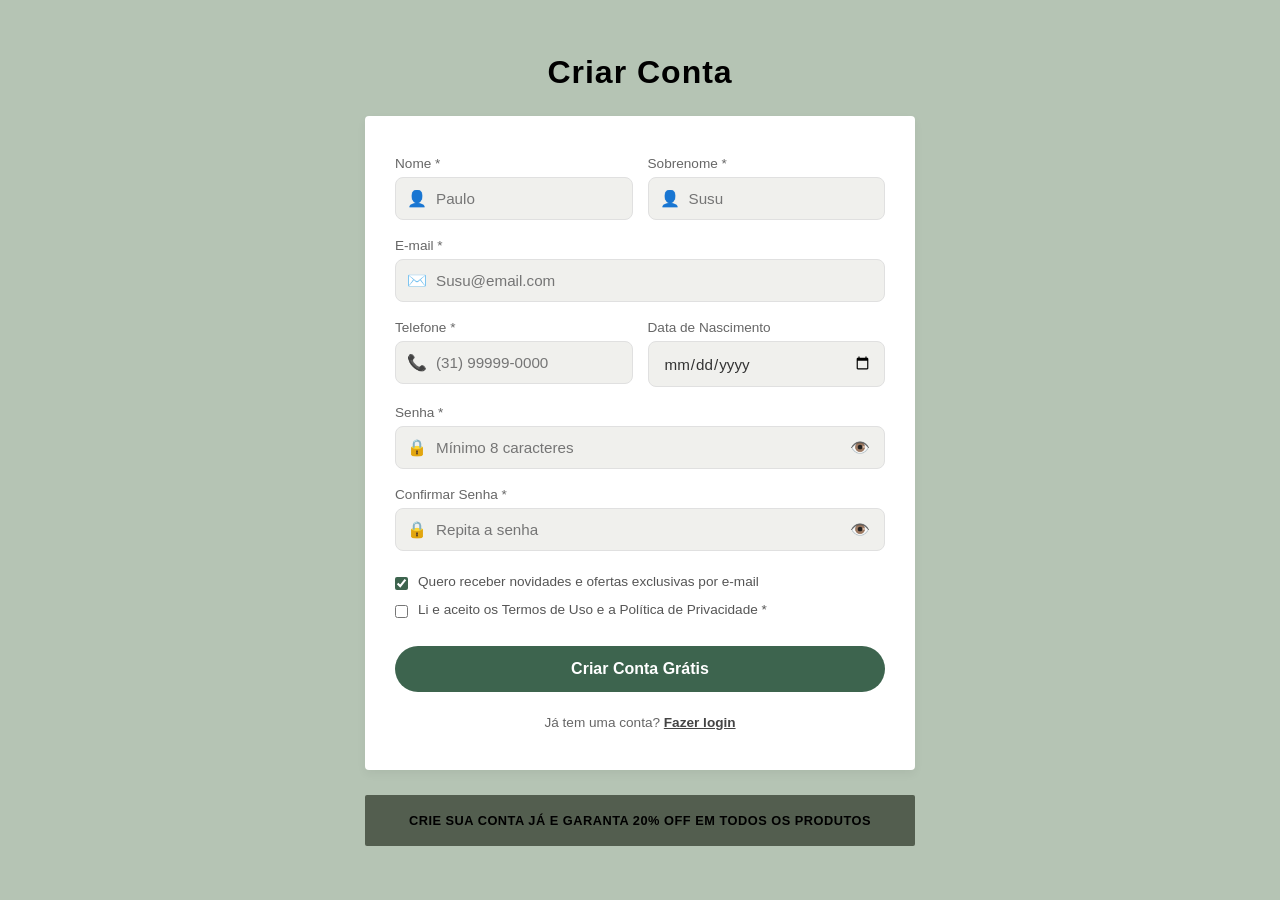
<file: cadastro.html>
<!DOCTYPE html>
<html lang="pt-BR">
<head>
    <meta charset="UTF-8">
    <meta name="viewport" content="width=device-width, initial-scale=1.0">
    <title>Criar Conta</title>
    <link rel="stylesheet" href="esil.css">
</head>
<body>

    <main class="container">
        <h1 class="titulo-pagina">Criar Conta</h1>

        <div class="cartao-formulario">
            <form action="#" method="POST">
                
                <div class="linha-dupla">
                    <div class="grupo-campo">
                        <label for="nome">Nome *</label>
                        <div class="input-icone">
                            <span class="icone">👤</span>
                            <input type="text" id="nome" placeholder="Paulo" required>
                        </div>
                    </div>
                    <div class="grupo-campo">
                        <label for="sobrenome">Sobrenome *</label>
                        <div class="input-icone">
                            <span class="icone">👤</span>
                            <input type="text" id="sobrenome" placeholder="Susu" required>
                        </div>
                    </div>
                </div>

                <div class="grupo-campo">
                    <label for="email">E-mail *</label>
                    <div class="input-icone">
                        <span class="icone">✉️</span>
                        <input type="email" id="email" placeholder="Susu@email.com" required>
                    </div>
                </div>

                <div class="linha-dupla">
                    <div class="grupo-campo">
                        <label for="telefone">Telefone *</label>
                        <div class="input-icone">
                            <span class="icone">📞</span>
                            <input type="tel" id="telefone" placeholder="(31) 99999-0000" required>
                        </div>
                    </div>
                    <div class="grupo-campo">
                        <label for="nascimento">Data de Nascimento</label>
                        <div class="input-icone">
                            <input type="date" id="nascimento">
                        </div>
                    </div>
                </div>

                <div class="grupo-campo">
                    <label for="senha">Senha *</label>
                    <div class="input-icone">
                        <span class="icone">🔒</span>
                        <input type="password" id="senha" placeholder="Mínimo 8 caracteres" required>
                        <span class="icone-olho">👁️</span>
                    </div>
                </div>

                <div class="grupo-campo">
                    <label for="confirmar-senha">Confirmar Senha *</label>
                    <div class="input-icone">
                        <span class="icone">🔒</span>
                        <input type="password" id="confirmar-senha" placeholder="Repita a senha" required>
                        <span class="icone-olho">👁️</span>
                    </div>
                </div>

                <div class="grupo-selecao">
                    <label class="opcao-checkbox">
                        <input type="checkbox" checked>
                        <span>Quero receber novidades e ofertas exclusivas por e-mail</span>
                    </label>
                    <label class="opcao-checkbox">
                        <input type="checkbox" required>
                        <span>Li e aceito os Termos de Uso e a Política de Privacidade *</span>
                    </label>
                </div>

                <button type="submit" class="botao-enviar">Criar Conta Grátis</button>

                <p class="texto-login">Já tem uma conta? <a href="#">Fazer login</a></p>

            </form>
        </div>

        <div class="banner-oferta">
            <p>CRIE SUA CONTA JÁ E GARANTA 20% OFF EM TODOS OS PRODUTOS</p>
        </div>
    </main>

</body>
</html>
</file>
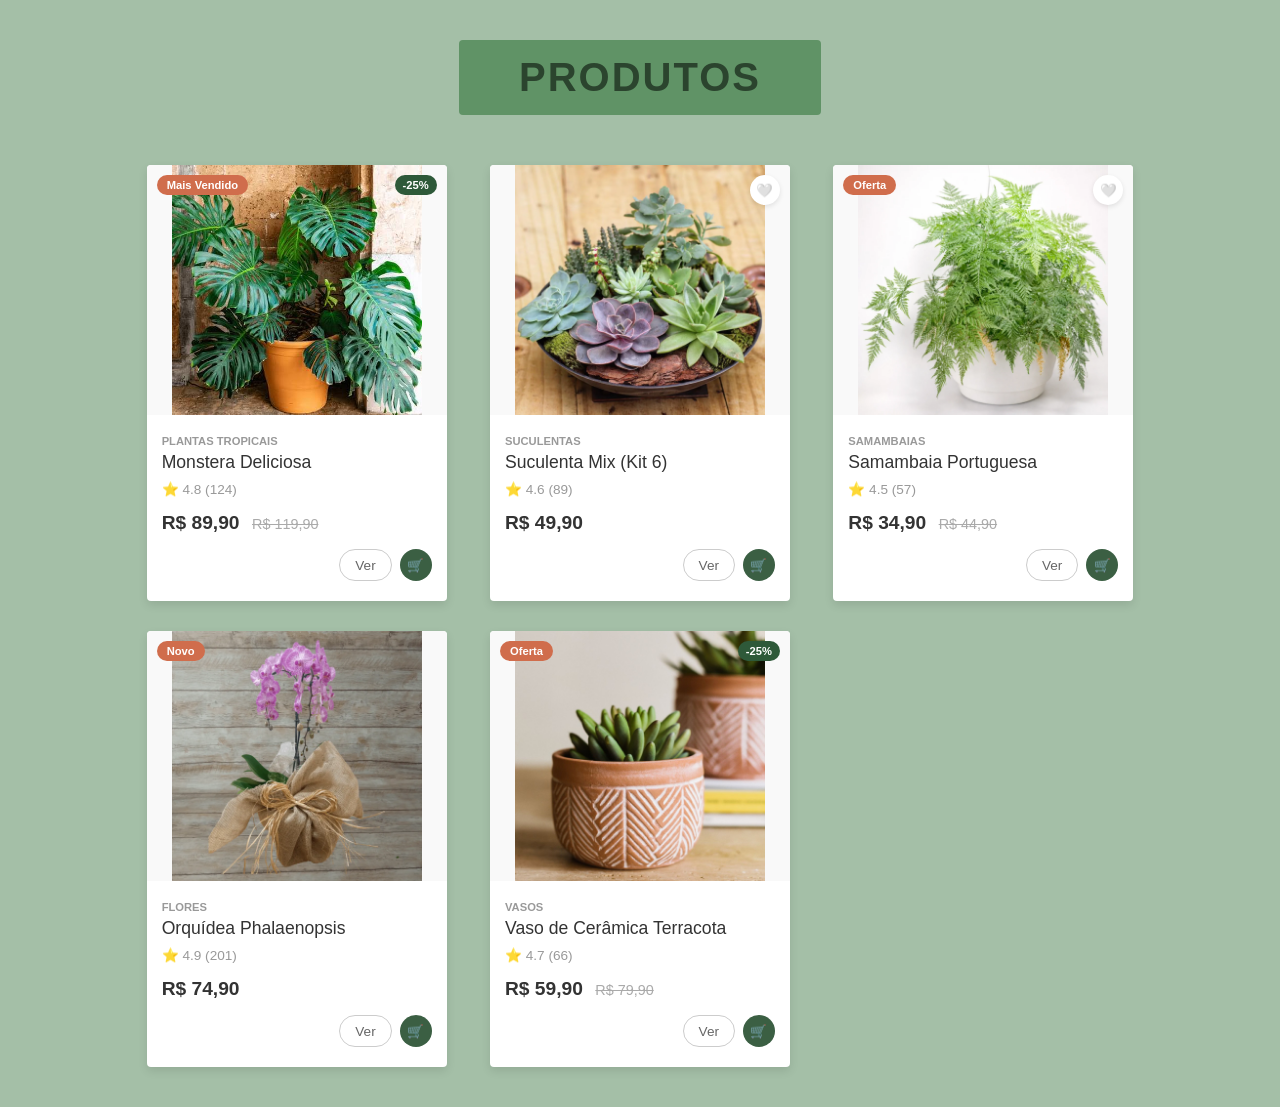
<file: produto.html>
<!DOCTYPE html>
<html lang="pt-BR">
<head>
  <meta charset="UTF-8">
  <meta name="viewport" content="width=device-width, initial-scale=1.0">
  <title>Página de Produtos</title>
  <link rel="stylesheet" href="estilo.css">
</head>
<body class="fundo-pagina">

  <main class="container">
    <h1 class="titulo-principal">PRODUTOS</h1>

    <div class="grade-produtos">
      
      <div class="cartao-produto">
        <div class="imagem-container">
          <span class="tag tag-laranja">Mais Vendido</span>
          <span class="tag-desconto">-25%</span>
          <img src="monstera2.jpg" alt="Monstera Deliciosa" class="imagem-produto">
        </div>
        <div class="info-produto">
          <span class="categoria">PLANTAS TROPICAIS</span>
          <h2 class="nome-produto">Monstera Deliciosa</h2>
          <div class="avaliacao">⭐ 4.8 (124)</div>
          <div class="preco-container">
            <span class="preco-atual">R$ 89,90</span>
            <span class="preco-antigo">R$ 119,90</span>
          </div>
          <div class="botoes-container">
            <button class="botao-ver">Ver</button>
            <button class="botao-carrinho">🛒</button>
          </div>
        </div>
      </div>

      <div class="cartao-produto">
        <div class="imagem-container">
          <button class="botao-favorito">🤍</button>
          <img src="suculenta.webp" alt="Suculenta Mix" class="imagem-produto">
        </div>
        <div class="info-produto">
          <span class="categoria">SUCULENTAS</span>
          <h2 class="nome-produto">Suculenta Mix (Kit 6)</h2>
          <div class="avaliacao">⭐ 4.6 (89)</div>
          <div class="preco-container">
            <span class="preco-atual">R$ 49,90</span>
          </div>
          <div class="botoes-container">
            <button class="botao-ver">Ver</button>
            <button class="botao-carrinho">🛒</button>
          </div>
        </div>
      </div>

      <div class="cartao-produto">
        <div class="imagem-container">
          <span class="tag tag-laranja">Oferta</span>
          <button class="botao-favorito">🤍</button>
          <img src="samambaiapt.webp" alt="Samambaia Portuguesa" class="imagem-produto">
        </div>
        <div class="info-produto">
          <span class="categoria">SAMAMBAIAS</span>
          <h2 class="nome-produto">Samambaia Portuguesa</h2>
          <div class="avaliacao">⭐ 4.5 (57)</div>
          <div class="preco-container">
            <span class="preco-atual">R$ 34,90</span>
            <span class="preco-antigo">R$ 44,90</span>
          </div>
          <div class="botoes-container">
            <button class="botao-ver">Ver</button>
            <button class="botao-carrinho">🛒</button>
          </div>
        </div>
      </div>

      <div class="cartao-produto">
        <div class="imagem-container">
          <span class="tag tag-laranja">Novo</span>
          <img src="orquidia.webp" alt="Orquídea Phalaenopsis" class="imagem-produto">
        </div>
        <div class="info-produto">
          <span class="categoria">FLORES</span>
          <h2 class="nome-produto">Orquídea Phalaenopsis</h2>
          <div class="avaliacao">⭐ 4.9 (201)</div>
          <div class="preco-container">
            <span class="preco-atual">R$ 74,90</span>
          </div>
          <div class="botoes-container">
            <button class="botao-ver">Ver</button>
            <button class="botao-carrinho">🛒</button>
          </div>
        </div>
      </div>

      <div class="cartao-produto">
        <div class="imagem-container">
          <span class="tag tag-laranja">Oferta</span>
          <span class="tag-desconto">-25%</span>
          <img src="vaso1.jpg" alt="Vaso de Cerâmica Terracota" class="imagem-produto">
        </div>
        <div class="info-produto">
          <span class="categoria">VASOS</span>
          <h2 class="nome-produto">Vaso de Cerâmica Terracota</h2>
          <div class="avaliacao">⭐ 4.7 (66)</div>
          <div class="preco-container">
            <span class="preco-atual">R$ 59,90</span>
            <span class="preco-antigo">R$ 79,90</span>
          </div>
          <div class="botoes-container">
            <button class="botao-ver">Ver</button>
            <button class="botao-carrinho">🛒</button>
          </div>
        </div>
      </div>

    </div>
  </main>

</body>
</html>
</file>
<file: esil.css>
* {
    margin: 0;
    padding: 0;
    box-sizing: border-box;
    font-family: 'Segoe UI', Tahoma, Geneva, Verdana, sans-serif;
}

body {
    background-color: #b5c4b4;
    display: flex;
    justify-content: center;
    align-items: center;
    min-height: 100vh;
    padding: 40px 20px;
}

.container {
    width: 100%;
    max-width: 550px;
    display: flex;
    flex-direction: column;
    gap: 25px;
}

.titulo-pagina {
    text-align: center;
    color: #000000;
    font-size: 2rem;
    font-weight: 700;
    letter-spacing: 1px;
}

.cartao-formulario {
    background-color: #ffffff;
    padding: 40px 30px;
    border-radius: 4px;
    box-shadow: 0px 4px 10px rgba(0, 0, 0, 0.05);
}

form {
    display: flex;
    flex-direction: column;
    gap: 18px;
}

.linha-dupla {
    display: flex;
    gap: 15px;
}

.linha-dupla .grupo-campo {
    flex: 1;
}

.grupo-campo {
    display: flex;
    flex-direction: column;
    gap: 6px;
}

.grupo-campo label {
    font-size: 0.85rem;
    color: #666666;
}

.input-icone {
    position: relative;
    display: flex;
    align-items: center;
}

.input-icone input {
    width: 100%;
    padding: 12px 12px 12px 40px; 
    border: 1px solid #e0e0e0;
    border-radius: 8px;
    background-color: #f0f0ed;
    font-size: 0.95rem;
    color: #333333;
    outline: none;
    transition: border-color 0.2s;
}

.input-icone input[type="date"] {
    padding-left: 15px;
}

.input-icone input:focus {
    border-color: #3d644e;
}

.input-icone .icone {
    position: absolute;
    left: 12px;
    font-size: 1rem;
    color: #888888;
    pointer-events: none;
}

.input-icone .icone-olho {
    position: absolute;
    right: 15px;
    font-size: 1rem;
    color: #888888;
    cursor: pointer;
}

.grupo-selecao {
    display: flex;
    flex-direction: column;
    gap: 12px;
    margin-top: 5px;
}

.opcao-checkbox {
    display: flex;
    align-items: flex-start;
    gap: 10px;
    font-size: 0.85rem;
    color: #555555;
    cursor: pointer;
}

.opcao-checkbox input {
    margin-top: 3px;
    accent-color: #3d644e; 
}

.botao-enviar {
    background-color: #3d644e;
    color: #ffffff;
    border: none;
    padding: 14px;
    border-radius: 25px; 
    font-size: 1rem;
    font-weight: 600;
    cursor: pointer;
    transition: background-color 0.2s;
    margin-top: 10px;
}

.botao-enviar:hover {
    background-color: #2f4e3d;
}

.texto-login {
    text-align: center;
    font-size: 0.85rem;
    color: #666666;
    margin-top: 5px;
}

.texto-login a {
    color: #444444;
    text-decoration: underline;
    font-weight: 600;
}

.banner-oferta {
    background-color: #535e4f;
    color: #000000;
    text-align: center;
    padding: 18px;
    font-size: 0.8rem;
    font-weight: bold;
    letter-spacing: 0.5px;
    border-radius: 2px;
}
</file>
<file: estilo.css>
* {
    box-sizing: border-box;
    margin: 0;
    padding: 0;
    font-family: Arial, sans-serif;
  }
  
  .fundo-pagina {
    background-color: #a4bfa7; 
    padding: 40px 20px;
    display: flex;
    justify-content: center;
  }
  
  .container {
    width: 100%;
    max-width: 1000px;
    text-align: center;
  }
  
  .titulo-principal {
    background-color: #609366;
    color: #2b442e;
    display: inline-block;
    padding: 15px 60px;
    font-size: 2.5rem;
    letter-spacing: 2px;
    margin-bottom: 50px;
    border-radius: 4px;
  }
  
  
  .grade-produtos {
    display: grid;
    grid-template-columns: repeat(auto-fill, minmax(280px, 1fr));
    gap: 30px;
    justify-items: center;
  }
  
  .cartao-produto {
    background-color: #ffffff;
    border-radius: 4px;
    width: 100%;
    max-width: 300px;
    overflow: hidden;
    box-shadow: 0 4px 10px rgba(0, 0, 0, 0.1);
    display: flex;
    flex-direction: column;
  }
  
 
  .imagem-container {
    position: relative;
    background-color: #f9f9f9;
    height: 250px;
    display: flex;
    align-items: center;
    justify-content: center;
  }
  
  .imagem-produto {
    max-width: 100%;
    max-height: 100%;
    object-fit: cover;
  }
  
  .tag {
    position: absolute;
    top: 10px;
    left: 10px;
    font-size: 0.7rem;
    font-weight: bold;
    padding: 4px 10px;
    border-radius: 20px;
    color: white;
  }
  
  .tag-laranja {
    background-color: #d06d4c;
  }
  
  .tag-desconto {
    position: absolute;
    top: 10px;
    right: 10px;
    background-color: #2e5939;
    color: white;
    font-size: 0.7rem;
    font-weight: bold;
    padding: 4px 8px;
    border-radius: 20px;
  }
  
  .botao-favorito {
    position: absolute;
    top: 10px;
    right: 10px;
    background: white;
    border: none;
    border-radius: 50%;
    width: 30px;
    height: 30px;
    cursor: pointer;
    box-shadow: 0 2px 5px rgba(0,0,0,0.1);
  }
  
  .info-produto {
    padding: 20px 15px;
    text-align: left;
    display: flex;
    flex-direction: column;
    flex-grow: 1;
  }
  
  .categoria {
    font-size: 0.7rem;
    color: #999;
    font-weight: bold;
    margin-bottom: 5px;
  }
  
  .nome-produto {
    font-size: 1.1rem;
    color: #333;
    margin-bottom: 8px;
    font-weight: normal;
  }
  
  .avaliacao {
    font-size: 0.85rem;
    color: #999;
    margin-bottom: 15px;
  }
  
  .preco-container {
    margin-top: auto;
    margin-bottom: 15px;
  }
  
  .preco-atual {
    font-size: 1.2rem;
    font-weight: bold;
    color: #333;
    margin-right: 8px;
  }
  
  .preco-antigo {
    font-size: 0.9rem;
    color: #aaa;
    text-decoration: line-through;
  }
  
  .botoes-container {
    display: flex;
    justify-content: flex-end;
    gap: 8px;
  }
  
  .botao-ver {
    background: none;
    border: 1px solid #ccc;
    padding: 6px 15px;
    border-radius: 20px;
    cursor: pointer;
    color: #666;
    font-size: 0.85rem;
  }
  
  .botao-ver:hover {
    background-color: #f0f0f0;
  }
  
  .botao-carrinho {
    background-color: #3b5f43;
    border: none;
    color: white;
    width: 32px;
    height: 32px;
    border-radius: 50%;
    cursor: pointer;
    display: flex;
    align-items: center;
    justify-content: center;
  }
  
  .botao-carrinho:hover {
    background-color: #2b4532;
  }
</file>
